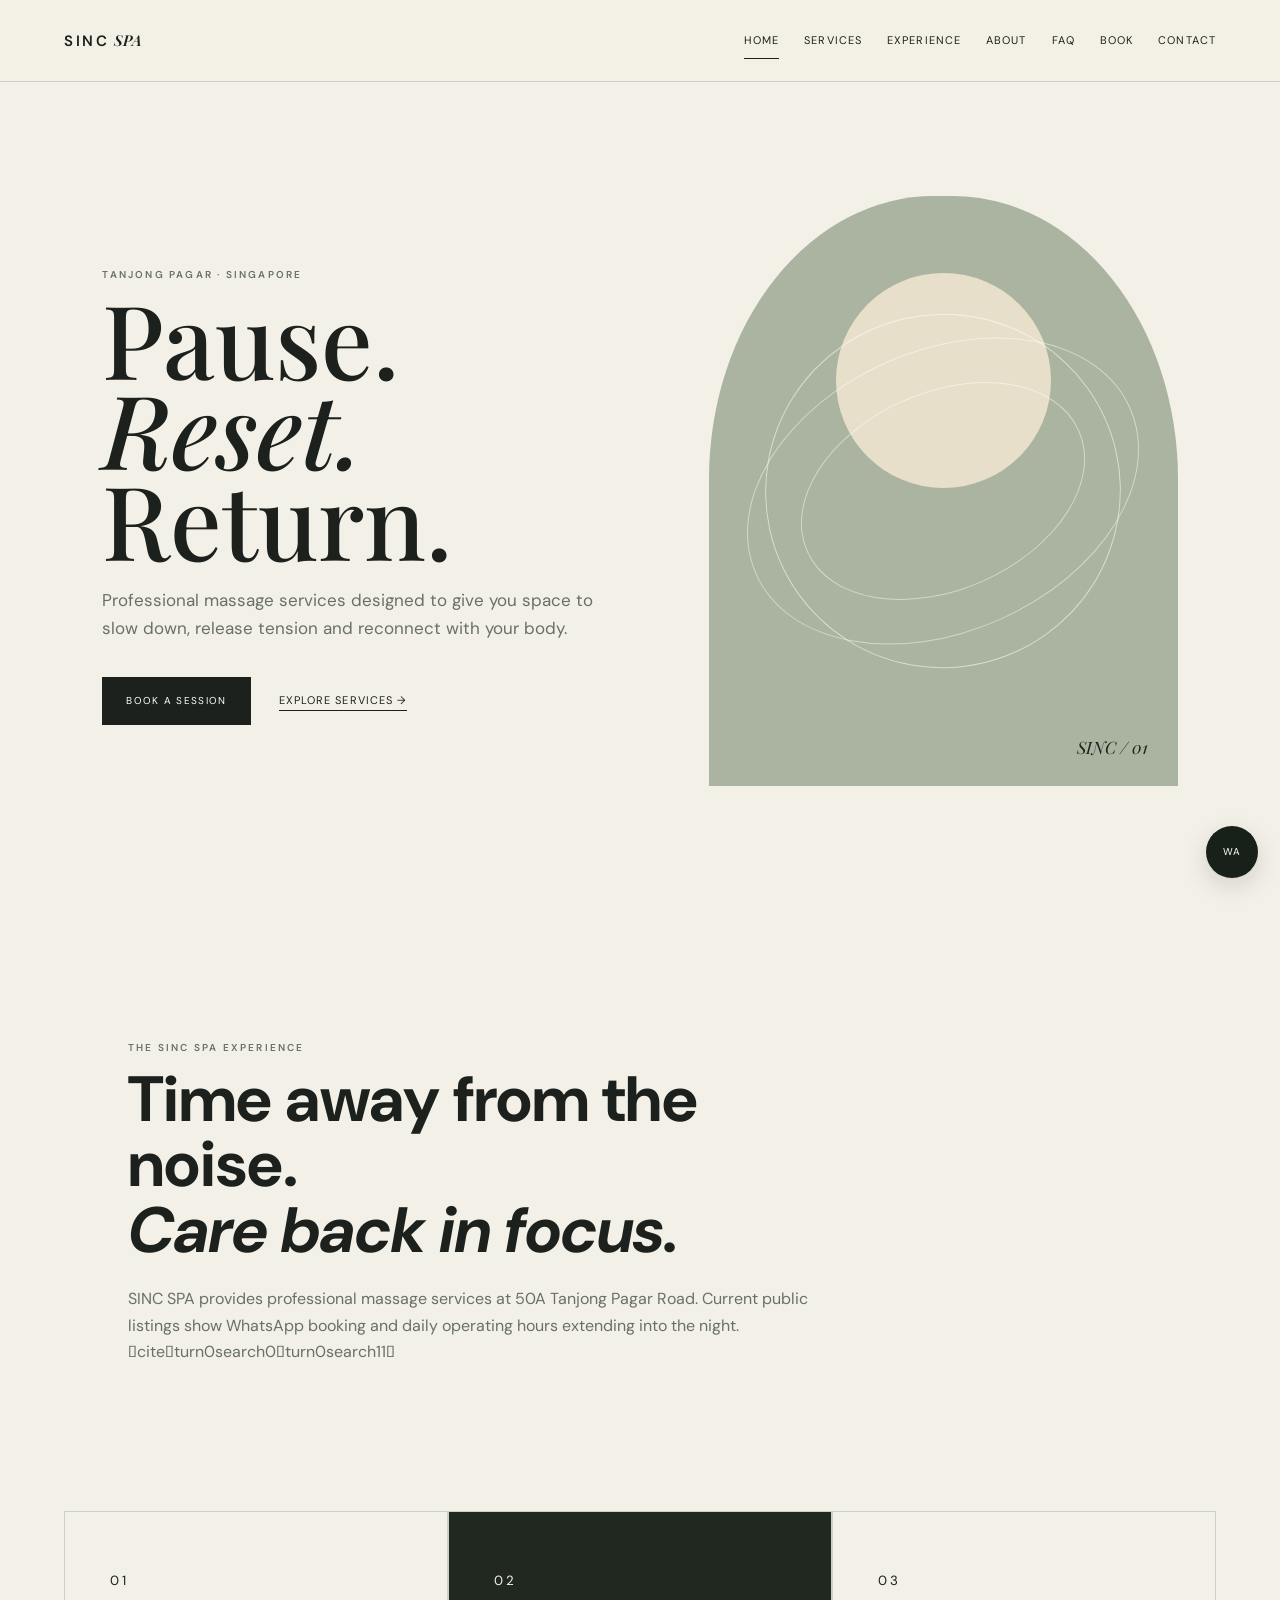
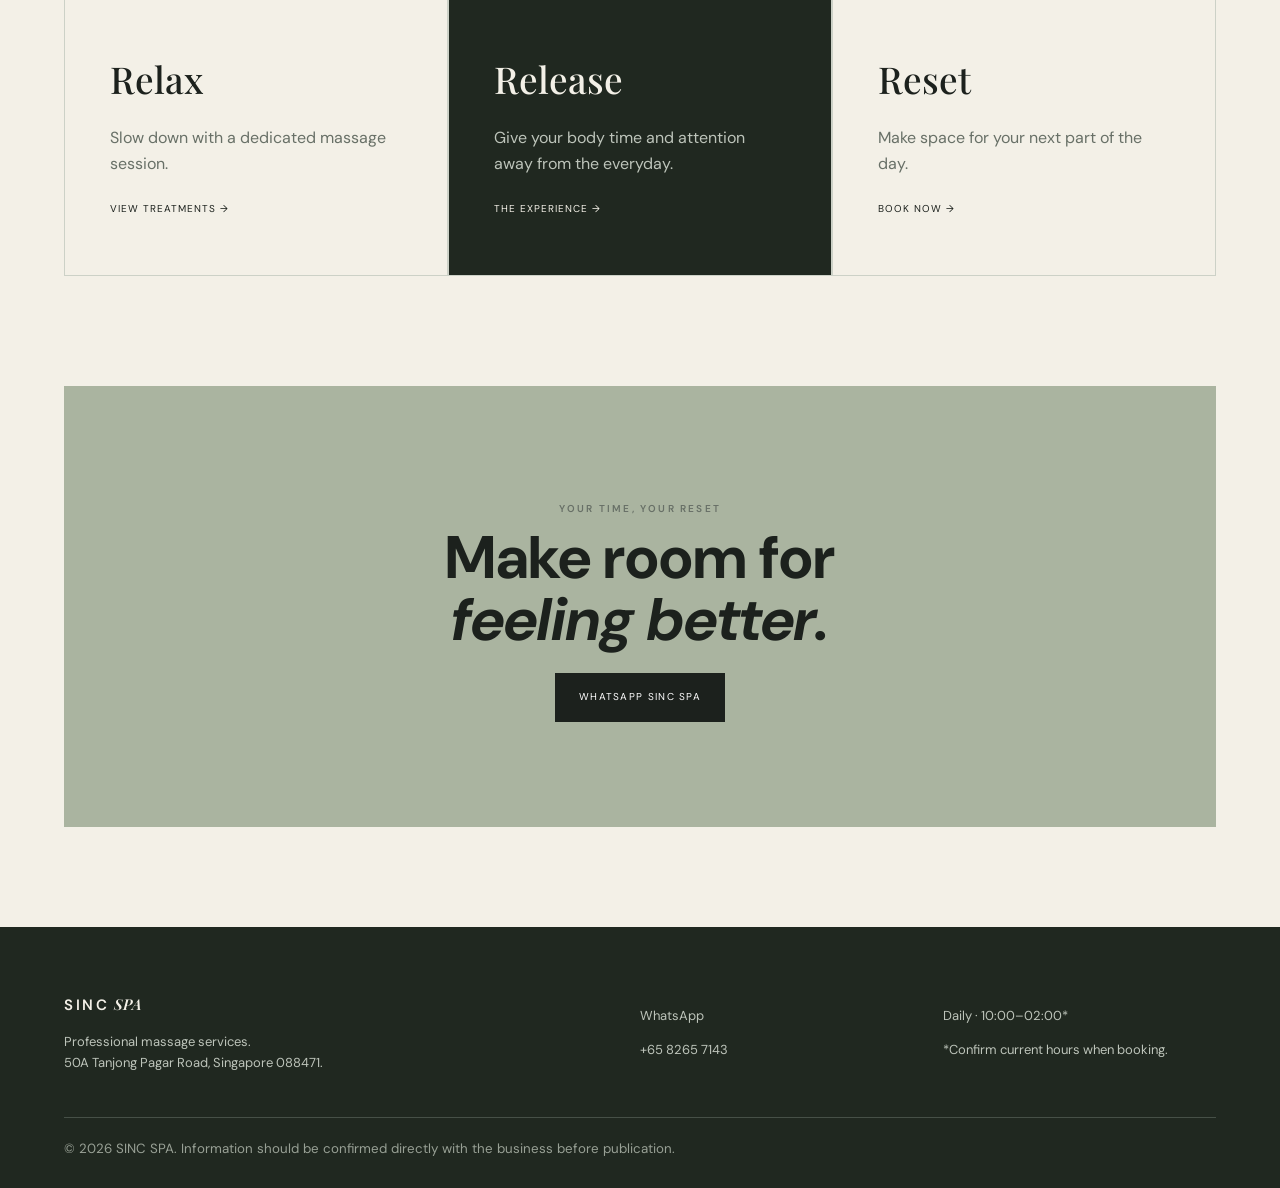
<file: index.html>
<!DOCTYPE html><html lang="en"><head><meta charset="UTF-8"><meta name="viewport" content="width=device-width,initial-scale=1.0"><meta name="description" content="SINC SPA — professional massage services at Tanjong Pagar, Singapore."><title>SINC SPA | Massage & Wellness</title><link rel="stylesheet" href="styles.css"></head><body><div class="loader"><span>SINC SPA</span></div><header><a class="logo" href="index.html">SINC<span>SPA</span></a><button class="menu">☰</button><nav><a class="active" href="index.html">Home</a><a href="services.html">Services</a><a href="experience.html">Experience</a><a href="about.html">About</a><a href="faq.html">FAQ</a><a href="book.html">Book</a><a href="contact.html">Contact</a></nav></header><main><section class="hero"><div class="hero-copy reveal"><p class="eyebrow">TANJONG PAGAR · SINGAPORE</p><h1>Pause.<br><em>Reset.</em><br>Return.</h1><p>Professional massage services designed to give you space to slow down, release tension and reconnect with your body.</p><div class="actions"><a class="btn" href="book.html">Book a session</a><a class="line-link" href="services.html">Explore services →</a></div></div><div class="hero-art"><div class="sun"></div><div class="rings"></div><span>SINC / 01</span></div></section><section class="manifesto reveal"><p class="eyebrow">THE SINC SPA EXPERIENCE</p><h2>Time away from the noise.<br><em>Care back in focus.</em></h2><p>SINC SPA provides professional massage services at 50A Tanjong Pagar Road. Current public listings show WhatsApp booking and daily operating hours extending into the night. citeturn0search0turn0search11</p></section><section class="tiles"><article><small>01</small><h3>Relax</h3><p>Slow down with a dedicated massage session.</p><a href="services.html">View treatments →</a></article><article class="dark"><small>02</small><h3>Release</h3><p>Give your body time and attention away from the everyday.</p><a href="experience.html">The experience →</a></article><article><small>03</small><h3>Reset</h3><p>Make space for your next part of the day.</p><a href="book.html">Book now →</a></article></section><section class="cta reveal"><p class="eyebrow">YOUR TIME, YOUR RESET</p><h2>Make room for<br><em>feeling better.</em></h2><a class="btn" href="https://wa.me/6582657143?text=Hi%20SINC%20SPA%2C%20I%27d%20like%20to%20book%20a%20massage%20session.">WhatsApp SINC SPA</a></section></main><footer><div><a class="logo" href="index.html">SINC<span>SPA</span></a><p>Professional massage services.<br>50A Tanjong Pagar Road, Singapore 088471.</p></div><div><p>WhatsApp</p><p><a href="https://wa.me/6582657143">+65 8265 7143</a></p></div><div><p>Daily · 10:00–02:00*</p><p>*Confirm current hours when booking.</p></div><small>© 2026 SINC SPA. Information should be confirmed directly with the business before publication.</small></footer><a class="float-wa" href="https://wa.me/6582657143">WA</a><script src="script.js"></script></body></html>
</file>
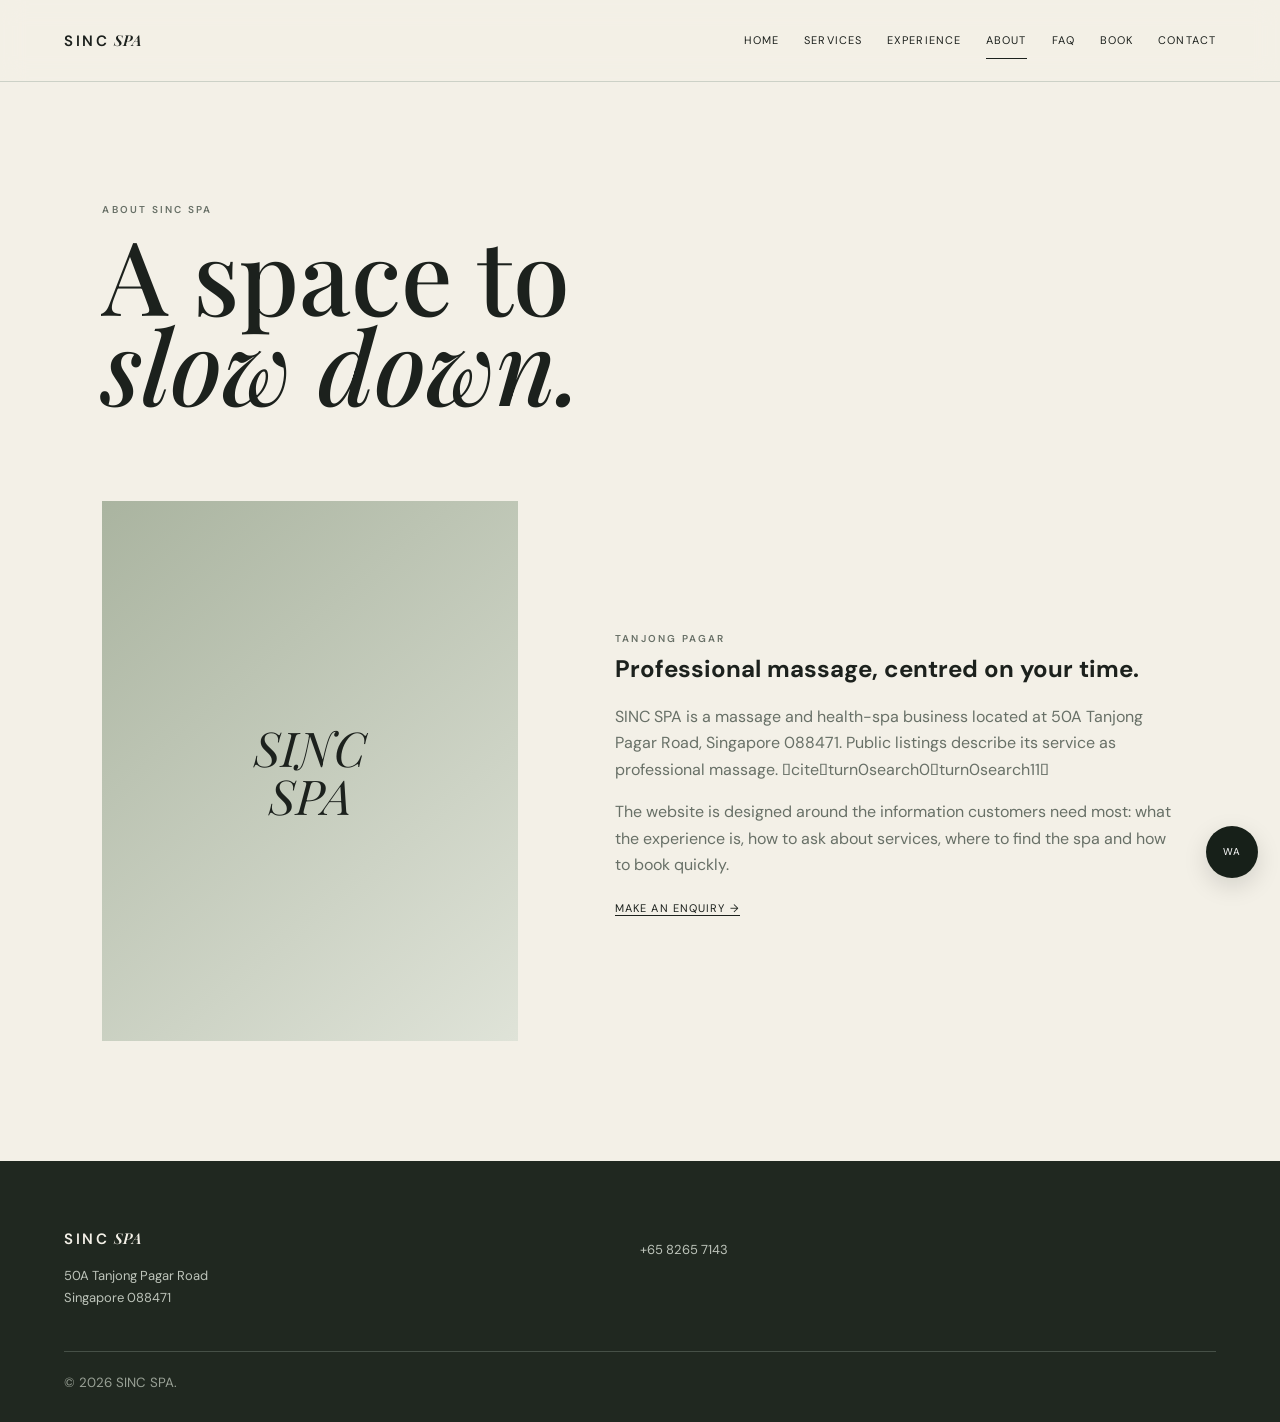
<file: about.html>
<!DOCTYPE html><html lang="en"><head><meta charset="UTF-8"><meta name="viewport" content="width=device-width,initial-scale=1.0"><title>About | SINC SPA</title><link rel="stylesheet" href="styles.css"></head><body><header><a class="logo" href="index.html">SINC<span>SPA</span></a><button class="menu">☰</button><nav><a href="index.html">Home</a><a href="services.html">Services</a><a href="experience.html">Experience</a><a class="active" href="about.html">About</a><a href="faq.html">FAQ</a><a href="book.html">Book</a><a href="contact.html">Contact</a></nav></header><main><section class="page-head"><p class="eyebrow">ABOUT SINC SPA</p><h1>A space to<br><em>slow down.</em></h1></section><section class="about-grid"><div class="visual"><span>SINC<br>SPA</span></div><div><p class="eyebrow">TANJONG PAGAR</p><h2>Professional massage, centred on your time.</h2><p>SINC SPA is a massage and health-spa business located at 50A Tanjong Pagar Road, Singapore 088471. Public listings describe its service as professional massage. citeturn0search0turn0search11</p><p>The website is designed around the information customers need most: what the experience is, how to ask about services, where to find the spa and how to book quickly.</p><a class="line-link" href="book.html">Make an enquiry →</a></div></section></main><footer><div><a class="logo" href="index.html">SINC<span>SPA</span></a><p>50A Tanjong Pagar Road<br>Singapore 088471</p></div><p><a href="https://wa.me/6582657143">+65 8265 7143</a></p><small>© 2026 SINC SPA.</small></footer><a class="float-wa" href="https://wa.me/6582657143">WA</a><script src="script.js"></script></body></html>
</file>
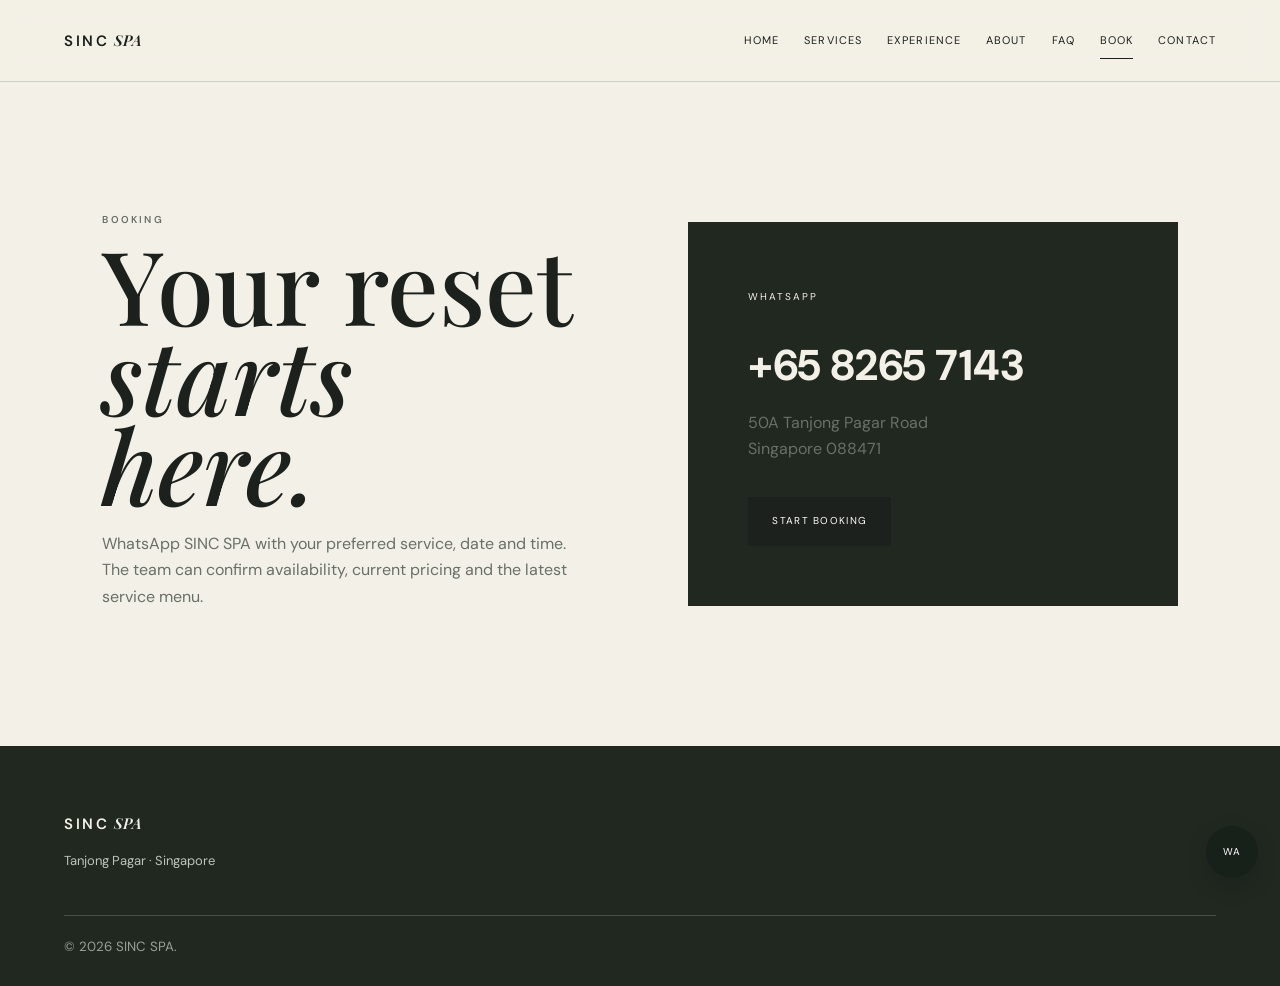
<file: book.html>
<!DOCTYPE html><html lang="en"><head><meta charset="UTF-8"><meta name="viewport" content="width=device-width,initial-scale=1.0"><title>Book | SINC SPA</title><link rel="stylesheet" href="styles.css"></head><body><header><a class="logo" href="index.html">SINC<span>SPA</span></a><button class="menu">☰</button><nav><a href="index.html">Home</a><a href="services.html">Services</a><a href="experience.html">Experience</a><a href="about.html">About</a><a href="faq.html">FAQ</a><a class="active" href="book.html">Book</a><a href="contact.html">Contact</a></nav></header><main><section class="booking"><div><p class="eyebrow">BOOKING</p><h1>Your reset<br><em>starts here.</em></h1><p>WhatsApp SINC SPA with your preferred service, date and time. The team can confirm availability, current pricing and the latest service menu.</p></div><div class="book-box"><span>WHATSAPP</span><h2>+65 8265 7143</h2><p>50A Tanjong Pagar Road<br>Singapore 088471</p><a class="btn" href="https://wa.me/6582657143?text=Hi%20SINC%20SPA!%20I%27d%20like%20to%20book%20a%20massage.%0AService:%20%0ADate:%20%0ATime:%20">Start booking</a></div></section></main><footer><div><a class="logo" href="index.html">SINC<span>SPA</span></a><p>Tanjong Pagar · Singapore</p></div><small>© 2026 SINC SPA.</small></footer><a class="float-wa" href="https://wa.me/6582657143">WA</a><script src="script.js"></script></body></html>
</file>
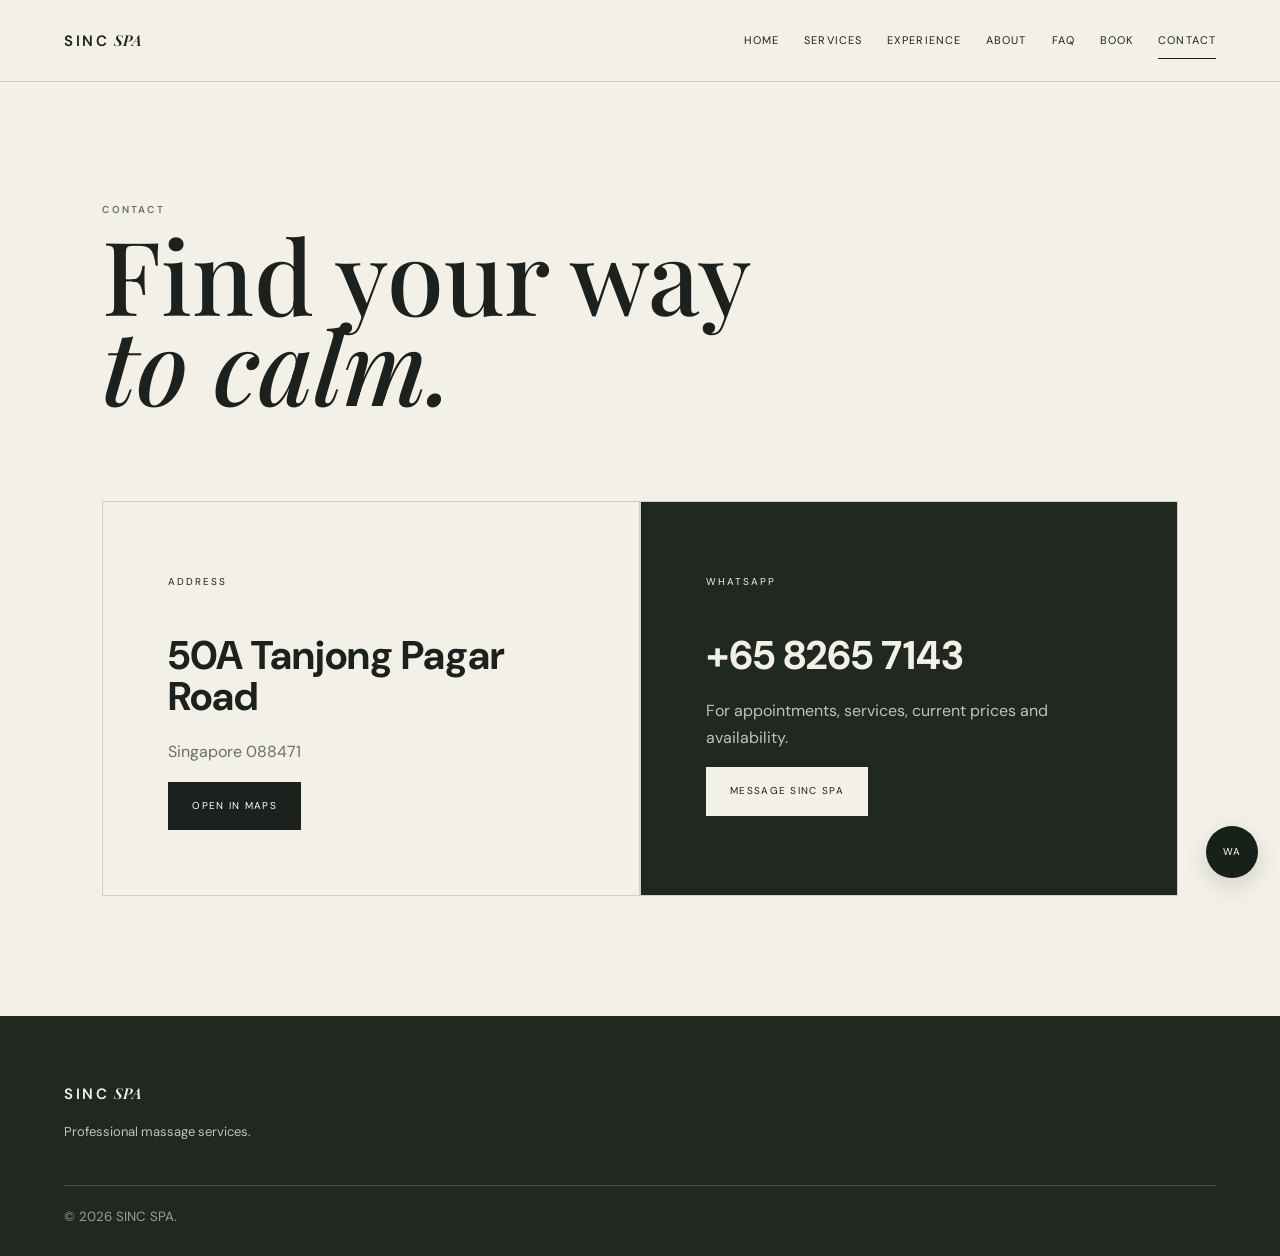
<file: contact.html>
<!DOCTYPE html><html lang="en"><head><meta charset="UTF-8"><meta name="viewport" content="width=device-width,initial-scale=1.0"><title>Contact | SINC SPA</title><link rel="stylesheet" href="styles.css"></head><body><header><a class="logo" href="index.html">SINC<span>SPA</span></a><button class="menu">☰</button><nav><a href="index.html">Home</a><a href="services.html">Services</a><a href="experience.html">Experience</a><a href="about.html">About</a><a href="faq.html">FAQ</a><a href="book.html">Book</a><a class="active" href="contact.html">Contact</a></nav></header><main><section class="page-head"><p class="eyebrow">CONTACT</p><h1>Find your way<br><em>to calm.</em></h1></section><section class="contact-grid"><div class="contact-card"><span>ADDRESS</span><h2>50A Tanjong Pagar Road</h2><p>Singapore 088471</p><a class="btn" href="https://www.google.com/maps/search/?api=1&query=50A+Tanjong+Pagar+Road+Singapore+088471">Open in Maps</a></div><div class="contact-card dark"><span>WHATSAPP</span><h2><a href="https://wa.me/6582657143">+65 8265 7143</a></h2><p>For appointments, services, current prices and availability.</p><a class="btn light" href="https://wa.me/6582657143">Message SINC SPA</a></div></section></main><footer><div><a class="logo" href="index.html">SINC<span>SPA</span></a><p>Professional massage services.</p></div><small>© 2026 SINC SPA.</small></footer><a class="float-wa" href="https://wa.me/6582657143">WA</a><script src="script.js"></script></body></html>
</file>
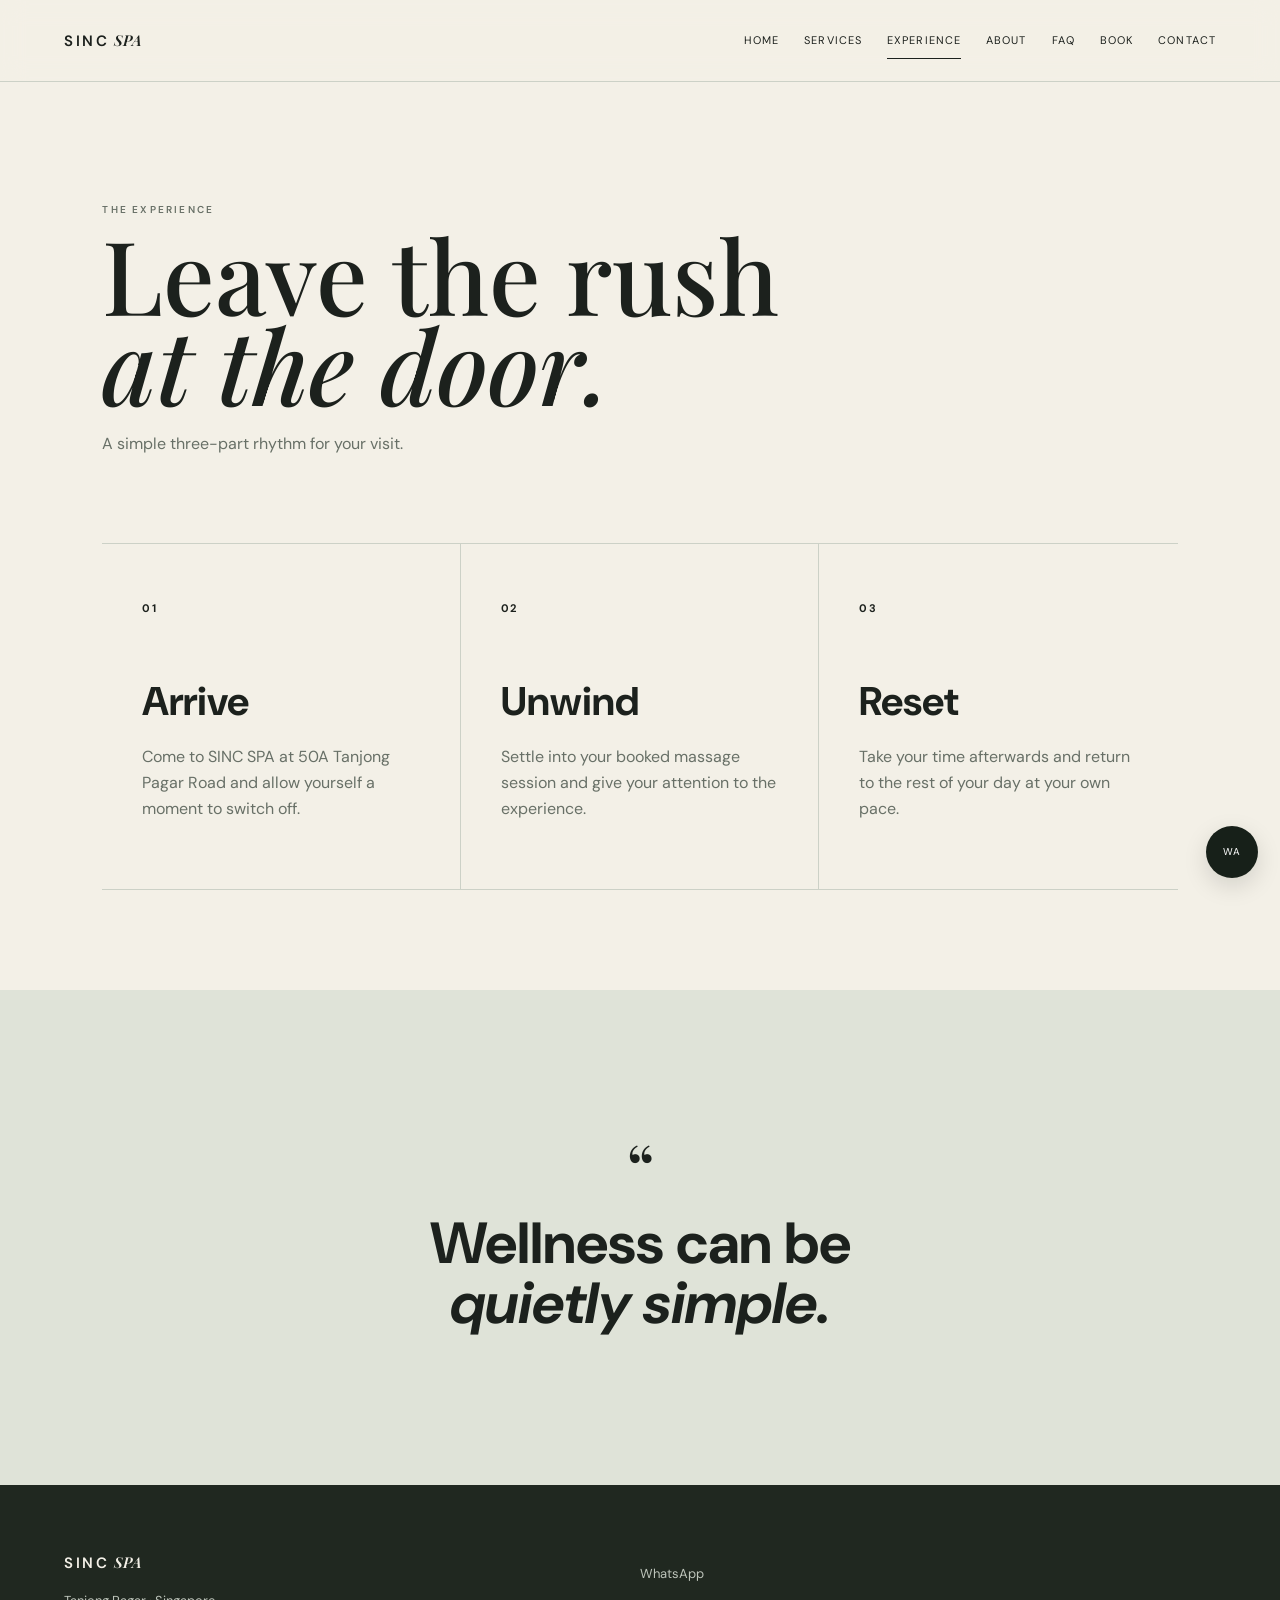
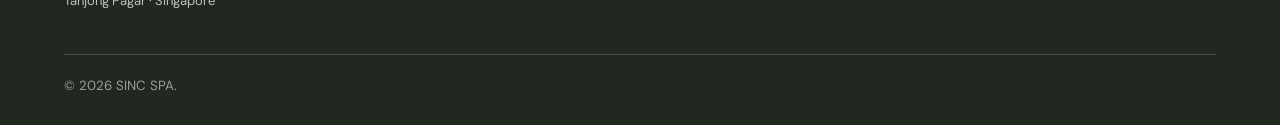
<file: experience.html>
<!DOCTYPE html><html lang="en"><head><meta charset="UTF-8"><meta name="viewport" content="width=device-width,initial-scale=1.0"><title>Experience | SINC SPA</title><link rel="stylesheet" href="styles.css"></head><body><header><a class="logo" href="index.html">SINC<span>SPA</span></a><button class="menu">☰</button><nav><a href="index.html">Home</a><a href="services.html">Services</a><a class="active" href="experience.html">Experience</a><a href="about.html">About</a><a href="faq.html">FAQ</a><a href="book.html">Book</a><a href="contact.html">Contact</a></nav></header><main><section class="page-head"><p class="eyebrow">THE EXPERIENCE</p><h1>Leave the rush<br><em>at the door.</em></h1><p>A simple three-part rhythm for your visit.</p></section><section class="steps"><article><b>01</b><h2>Arrive</h2><p>Come to SINC SPA at 50A Tanjong Pagar Road and allow yourself a moment to switch off.</p></article><article><b>02</b><h2>Unwind</h2><p>Settle into your booked massage session and give your attention to the experience.</p></article><article><b>03</b><h2>Reset</h2><p>Take your time afterwards and return to the rest of your day at your own pace.</p></article></section><section class="quote"><span>“</span><h2>Wellness can be<br><em>quietly simple.</em></h2></section></main><footer><div><a class="logo" href="index.html">SINC<span>SPA</span></a><p>Tanjong Pagar · Singapore</p></div><p><a href="https://wa.me/6582657143">WhatsApp</a></p><small>© 2026 SINC SPA.</small></footer><a class="float-wa" href="https://wa.me/6582657143">WA</a><script src="script.js"></script></body></html>
</file>
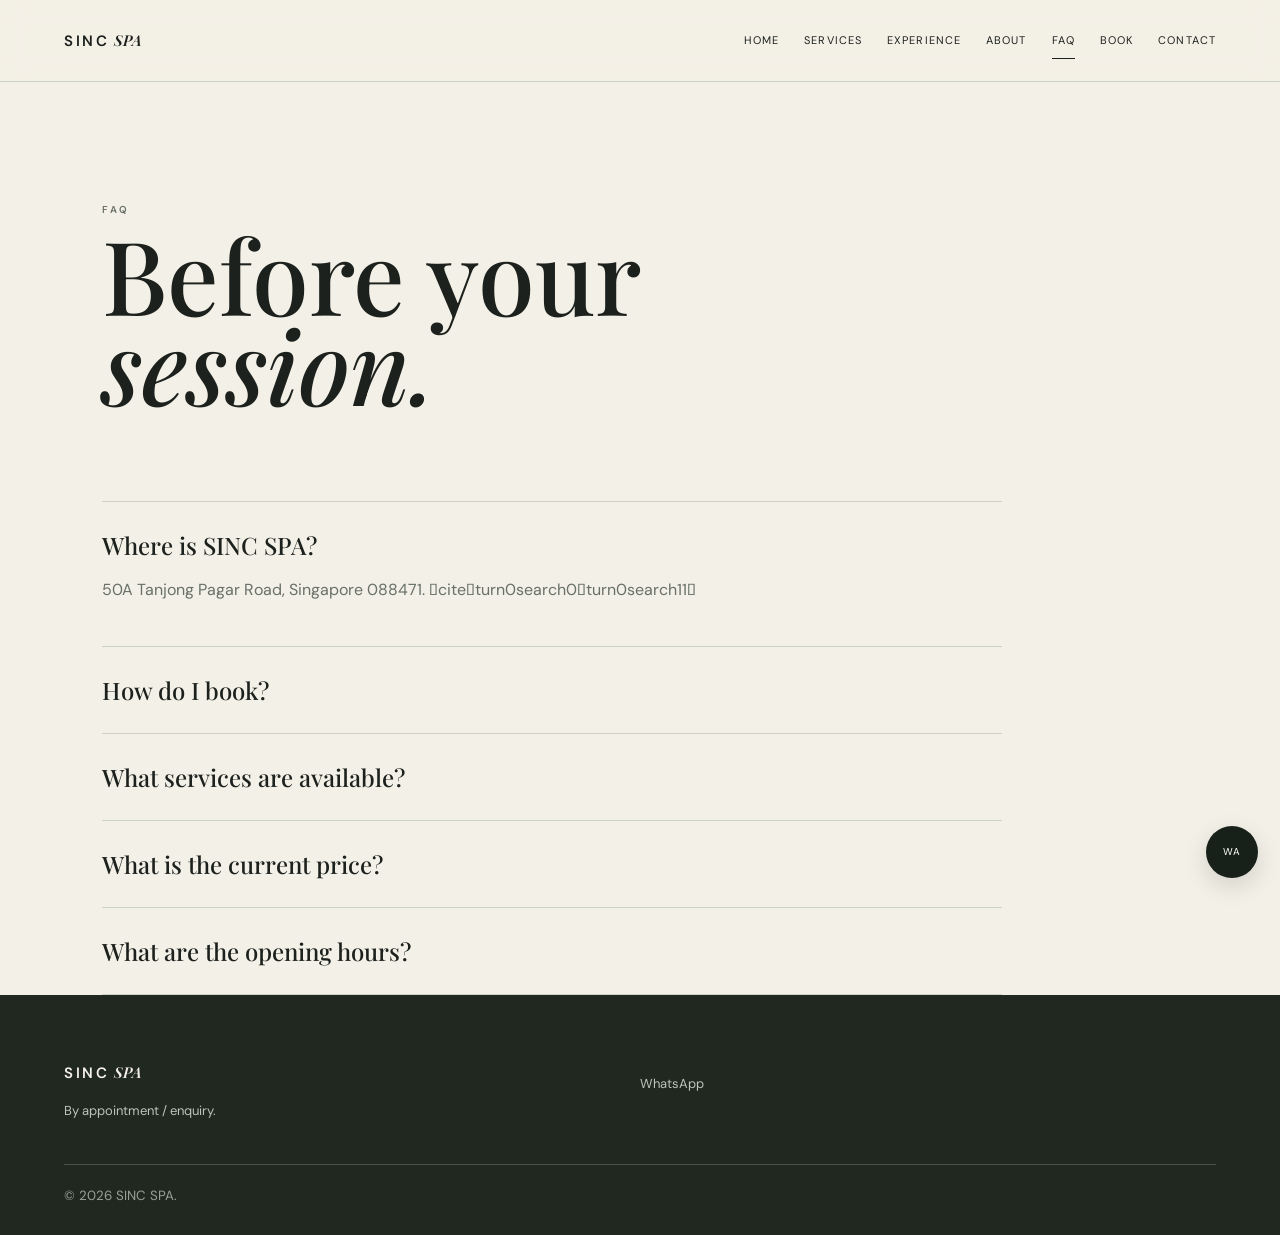
<file: faq.html>
<!DOCTYPE html><html lang="en"><head><meta charset="UTF-8"><meta name="viewport" content="width=device-width,initial-scale=1.0"><title>FAQ | SINC SPA</title><link rel="stylesheet" href="styles.css"></head><body><header><a class="logo" href="index.html">SINC<span>SPA</span></a><button class="menu">☰</button><nav><a href="index.html">Home</a><a href="services.html">Services</a><a href="experience.html">Experience</a><a href="about.html">About</a><a class="active" href="faq.html">FAQ</a><a href="book.html">Book</a><a href="contact.html">Contact</a></nav></header><main><section class="page-head"><p class="eyebrow">FAQ</p><h1>Before your<br><em>session.</em></h1></section><section class="faq"><details open><summary>Where is SINC SPA?</summary><p>50A Tanjong Pagar Road, Singapore 088471. citeturn0search0turn0search11</p></details><details><summary>How do I book?</summary><p>WhatsApp +65 8265 7143. Public listings identify this number for WhatsApp enquiries. citeturn0search0</p></details><details><summary>What services are available?</summary><p>SINC SPA publicly describes itself as providing professional massage services. Ask the team for the current treatment menu and availability. citeturn0search0</p></details><details><summary>What is the current price?</summary><p>A current public listing shows 1 hour at S$65. Prices can change, so confirm before booking. citeturn0search0</p></details><details><summary>What are the opening hours?</summary><p>One current public listing shows 10:00–02:00 daily, while another directory shows slightly different hours. Confirm the current schedule directly when booking. citeturn0search0turn0search11</p></details></section></main><footer><div><a class="logo" href="index.html">SINC<span>SPA</span></a><p>By appointment / enquiry.</p></div><p><a href="https://wa.me/6582657143">WhatsApp</a></p><small>© 2026 SINC SPA.</small></footer><a class="float-wa" href="https://wa.me/6582657143">WA</a><script src="script.js"></script></body></html>
</file>
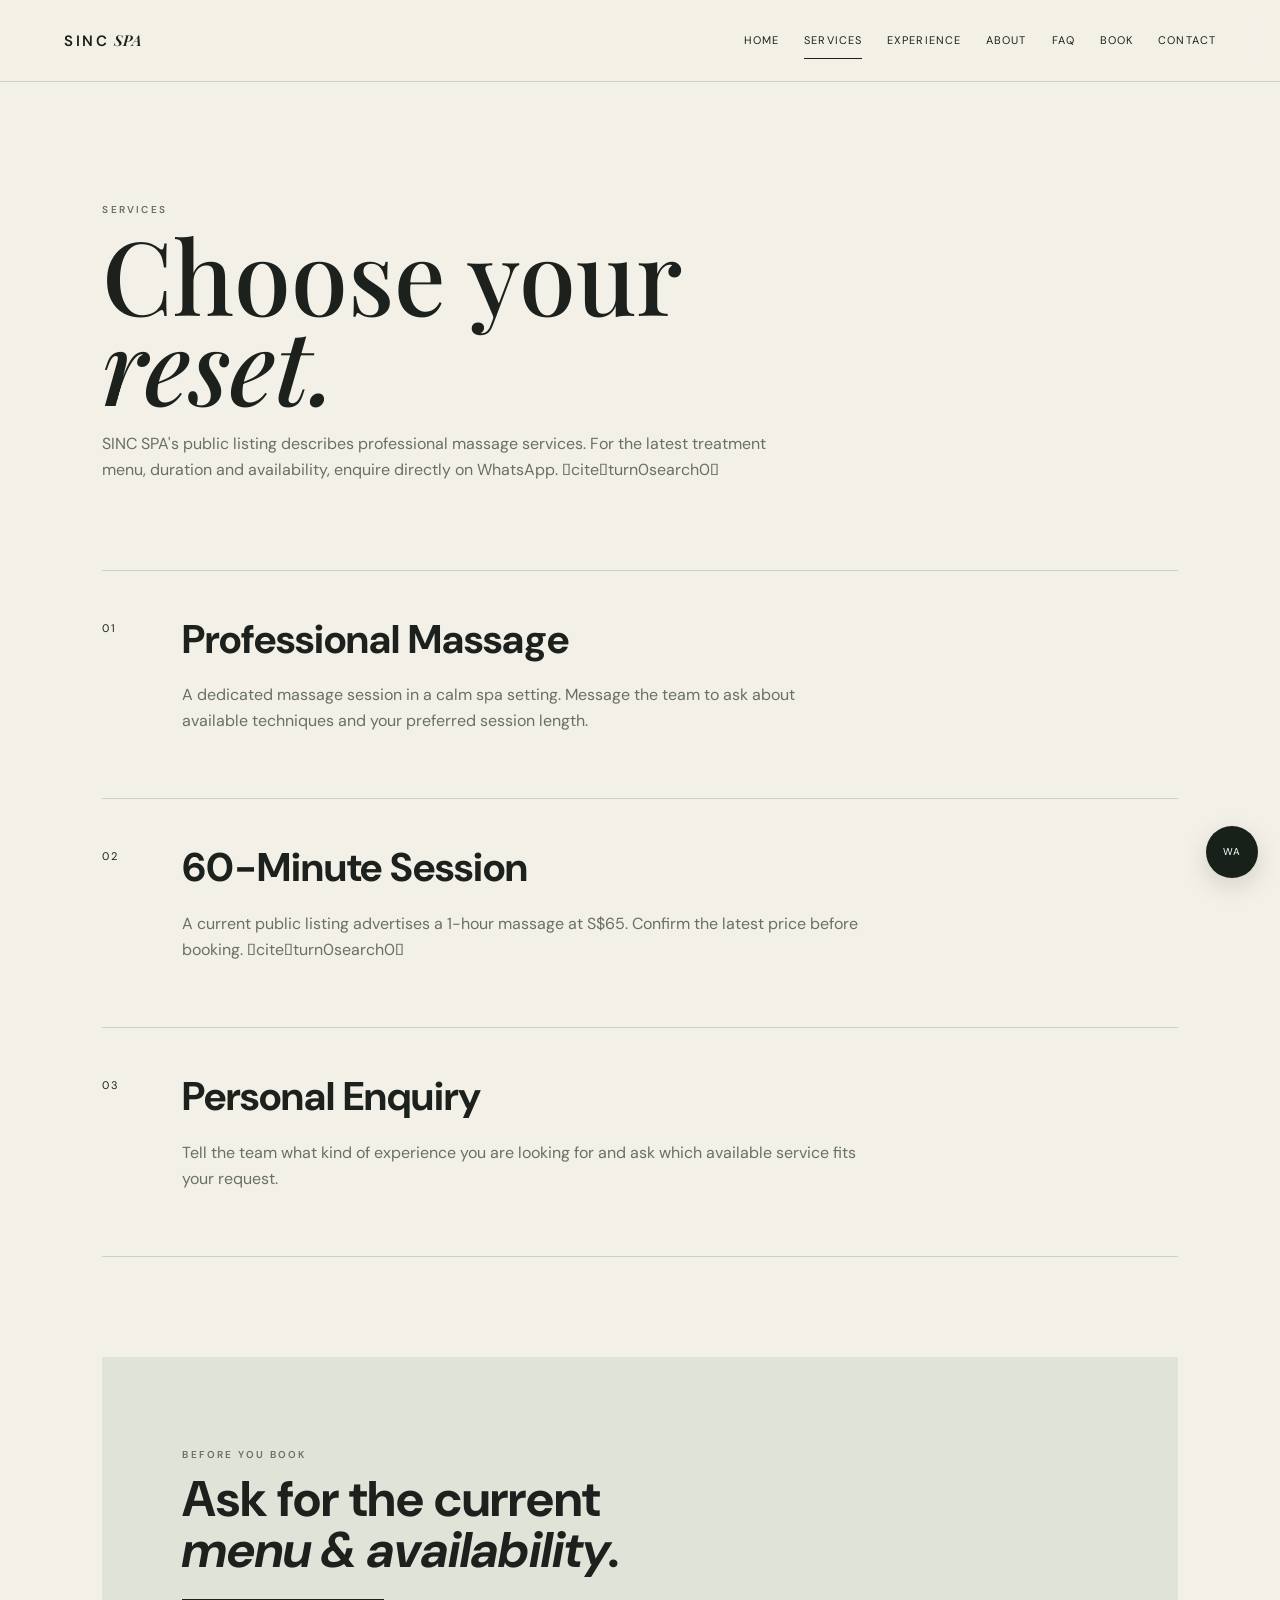
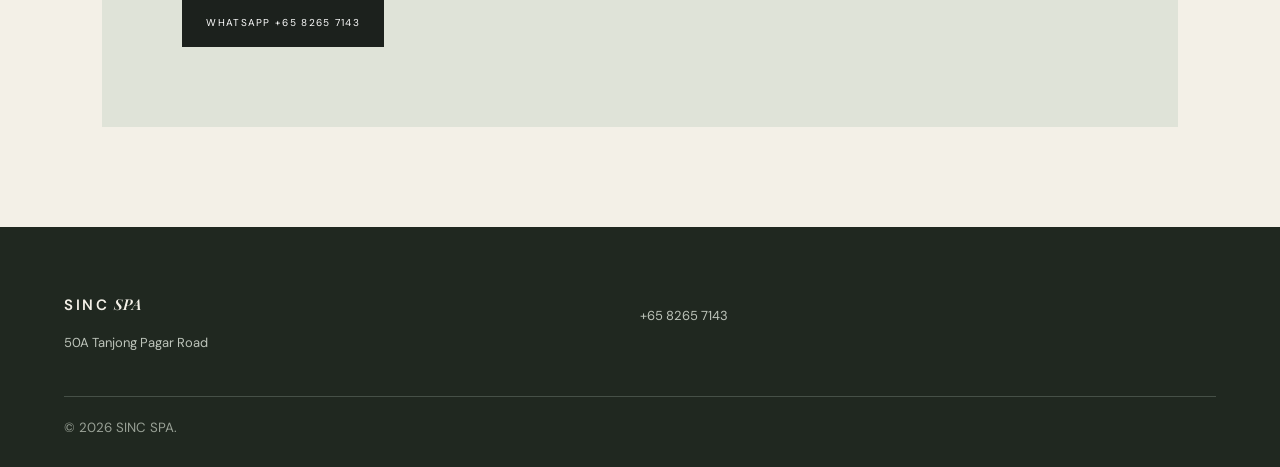
<file: services.html>
<!DOCTYPE html><html lang="en"><head><meta charset="UTF-8"><meta name="viewport" content="width=device-width,initial-scale=1.0"><title>Services | SINC SPA</title><link rel="stylesheet" href="styles.css"></head><body><header><a class="logo" href="index.html">SINC<span>SPA</span></a><button class="menu">☰</button><nav><a href="index.html">Home</a><a class="active" href="services.html">Services</a><a href="experience.html">Experience</a><a href="about.html">About</a><a href="faq.html">FAQ</a><a href="book.html">Book</a><a href="contact.html">Contact</a></nav></header><main><section class="page-head"><p class="eyebrow">SERVICES</p><h1>Choose your<br><em>reset.</em></h1><p>SINC SPA's public listing describes professional massage services. For the latest treatment menu, duration and availability, enquire directly on WhatsApp. citeturn0search0</p></section><section class="service-list"><article><span>01</span><div><h2>Professional Massage</h2><p>A dedicated massage session in a calm spa setting. Message the team to ask about available techniques and your preferred session length.</p></div></article><article><span>02</span><div><h2>60-Minute Session</h2><p>A current public listing advertises a 1-hour massage at S$65. Confirm the latest price before booking. citeturn0search0</p></div></article><article><span>03</span><div><h2>Personal Enquiry</h2><p>Tell the team what kind of experience you are looking for and ask which available service fits your request.</p></div></article></section><section class="note"><p class="eyebrow">BEFORE YOU BOOK</p><h2>Ask for the current<br><em>menu & availability.</em></h2><a class="btn" href="https://wa.me/6582657143">WhatsApp +65 8265 7143</a></section></main><footer><div><a class="logo" href="index.html">SINC<span>SPA</span></a><p>50A Tanjong Pagar Road</p></div><p><a href="https://wa.me/6582657143">+65 8265 7143</a></p><small>© 2026 SINC SPA.</small></footer><a class="float-wa" href="https://wa.me/6582657143">WA</a><script src="script.js"></script></body></html>
</file>
<file: styles.css>
@import url('https://fonts.googleapis.com/css2?family=DM+Sans:wght@400;500;600&family=Playfair+Display:ital,wght@0,500;0,600;1,500&display=swap');:root{--ink:#1c211d;--cream:#f3f0e7;--sage:#aab4a0;--mist:#dfe3d8;--muted:#687067;--line:#ccd1c7;--dark:#202820}*{box-sizing:border-box}html{scroll-behavior:smooth}body{margin:0;background:var(--cream);color:var(--ink);font-family:'DM Sans',sans-serif;line-height:1.65}a{color:inherit;text-decoration:none}.loader{position:fixed;inset:0;background:var(--dark);color:var(--cream);z-index:99;display:grid;place-items:center;animation:load 1s forwards 1.1s}.loader span{font:italic 18px 'Playfair Display';letter-spacing:.18em}@keyframes load{to{opacity:0;visibility:hidden}}header{height:82px;padding:0 5vw;display:flex;align-items:center;justify-content:space-between;border-bottom:1px solid var(--line);position:relative;z-index:5;background:#f3f0e7eb;backdrop-filter:blur(12px)}.logo{font-weight:600;letter-spacing:.18em;font-size:15px}.logo span{font-family:'Playfair Display';font-style:italic;letter-spacing:.03em;margin-left:4px}nav{display:flex;gap:25px;font-size:11px;text-transform:uppercase;letter-spacing:.1em}nav a{padding:9px 0;border-bottom:1px solid transparent}nav a:hover,nav .active{border-color:var(--ink)}.menu{display:none;background:none;border:0;font-size:24px}.hero{min-height:calc(100vh - 82px);padding:7vw 8vw;display:grid;grid-template-columns:1fr .9fr;align-items:center;gap:8%;overflow:hidden}.eyebrow{font-size:10px;letter-spacing:.22em;font-weight:600;text-transform:uppercase;color:var(--muted)}h1,h2,h3{line-height:1.03;margin:0 0 22px}h1{font:500 clamp(58px,8vw,108px)/.88 'Playfair Display',serif}h1 em,h2 em{font-style:italic}.hero-copy>p:not(.eyebrow){font-size:17px;color:var(--muted);max-width:590px}.actions{display:flex;gap:28px;align-items:center;margin-top:35px}.btn{display:inline-block;background:var(--ink);color:#fff;padding:15px 23px;font-size:10px;letter-spacing:.13em;text-transform:uppercase;border:1px solid var(--ink);transition:.25s}.btn:hover{background:transparent;color:var(--ink)}.line-link{font-size:11px;text-transform:uppercase;letter-spacing:.1em;border-bottom:1px solid}.hero-art{height:590px;background:var(--sage);position:relative;overflow:hidden;border-radius:48% 48% 0 0}.sun{position:absolute;width:46%;aspect-ratio:1;border-radius:50%;background:#e7dfc9;top:13%;left:27%}.rings{position:absolute;inset:20% 12%;border:1px solid #fff8;border-radius:50%;transform:rotate(-24deg)}.rings:before,.rings:after{content:'';position:absolute;inset:10% -8%;border:1px solid #fff7;border-radius:50%}.rings:after{inset:22% 8%}.hero-art span{position:absolute;bottom:28px;right:30px;font:italic 17px 'Playfair Display'}.manifesto{padding:130px 10%;max-width:1000px}.manifesto h2{font-size:clamp(38px,5vw,65px)}.manifesto p:last-child{color:var(--muted);max-width:680px}.tiles{display:grid;grid-template-columns:repeat(3,1fr);margin:0 5vw 110px}.tiles article{padding:55px 45px;border:1px solid var(--line);min-height:300px}.tiles .dark{background:var(--dark);color:var(--cream)}.tiles small{letter-spacing:.2em}.tiles h3{font:500 37px 'Playfair Display';margin-top:60px}.tiles p{color:var(--muted)}.dark p{color:#bdc4ba}.tiles a{font-size:10px;text-transform:uppercase;letter-spacing:.1em}.cta{margin:0 5vw 100px;background:var(--sage);padding:105px 8%;text-align:center}.cta h2{font-size:60px}.page-head{padding:110px 8% 70px}.page-head>p:last-child{max-width:680px;color:var(--muted)}.service-list{margin:0 8%;border-top:1px solid var(--line)}.service-list article{display:grid;grid-template-columns:80px 1fr;padding:48px 0;border-bottom:1px solid var(--line)}.service-list span,.steps b{font-size:11px;letter-spacing:.15em}.service-list h2{font-size:40px}.service-list p{color:var(--muted);max-width:680px}.note{margin:100px 8%;padding:80px;background:var(--mist)}.note h2{font-size:50px}.steps{display:grid;grid-template-columns:repeat(3,1fr);margin:0 8% 100px;border-top:1px solid var(--line)}.steps article{padding:50px 40px;border-bottom:1px solid var(--line);border-right:1px solid var(--line);min-height:300px}.steps article:last-child{border-right:0}.steps h2{font-size:40px;margin-top:60px}.steps p{color:var(--muted)}.quote{text-align:center;background:var(--mist);padding:130px 5%;margin-top:80px}.quote span{font:70px 'Playfair Display'}.quote h2{font-size:58px}.about-grid{display:grid;grid-template-columns:.85fr 1.15fr;gap:9%;margin:0 8% 120px;align-items:center}.visual{min-height:540px;background:linear-gradient(140deg,var(--sage),var(--mist));display:grid;place-items:center}.visual span{font:italic 48px 'Playfair Display';text-align:center;line-height:1}.about-grid p:not(.eyebrow){color:var(--muted);max-width:650px}.faq{margin:0 8%;max-width:900px;border-top:1px solid var(--line)}details{border-bottom:1px solid var(--line);padding:27px 0}summary{cursor:pointer;list-style:none;font:500 24px 'Playfair Display'}summary::-webkit-details-marker{display:none}details p{color:var(--muted);max-width:720px}.booking{min-height:70vh;padding:120px 8%;display:grid;grid-template-columns:1fr 1fr;gap:9%;align-items:center}.booking>div>p:not(.eyebrow){color:var(--muted);max-width:600px}.book-box{background:var(--dark);color:var(--cream);padding:60px}.book-box span,.contact-card span{font-size:10px;letter-spacing:.2em}.book-box h2{font-size:43px;margin-top:35px}.book-box p{color:#bdc4ba;margin-bottom:35px}.contact-grid{display:grid;grid-template-columns:1fr 1fr;margin:0 8% 120px}.contact-card{padding:65px;border:1px solid var(--line);min-height:330px}.contact-card h2{font-size:40px;margin-top:42px}.contact-card p{color:var(--muted)}.contact-card.dark{background:var(--dark);color:var(--cream)}.contact-card.dark p{color:#bdc4ba}.contact-card .light{background:var(--cream);color:var(--ink);border-color:var(--cream)}footer{background:var(--dark);color:var(--cream);padding:65px 5vw 28px;display:grid;grid-template-columns:2fr 1fr 1fr;gap:30px}footer p{color:#bdc4ba;font-size:13px}footer small{grid-column:1/-1;border-top:1px solid #465047;padding-top:20px;color:#98a095}.float-wa{position:fixed;right:22px;bottom:22px;width:52px;height:52px;border-radius:50%;background:#172019;color:#fff;display:grid;place-items:center;font-size:10px;letter-spacing:.08em;z-index:8;box-shadow:0 8px 25px #0002}.reveal{animation:rise .8s both}@keyframes rise{from{opacity:0;transform:translateY(24px)}to{opacity:1;transform:none}}@media(max-width:850px){header{height:72px}.menu{display:block}nav{display:none;position:absolute;top:72px;left:0;right:0;background:var(--cream);padding:18px 5vw;flex-direction:column;gap:3px;border-bottom:1px solid var(--line)}nav.open{display:flex}.hero{grid-template-columns:1fr;padding:65px 6vw}.hero-art{height:390px;margin-top:40px}.actions{flex-direction:column;align-items:flex-start}.tiles,.steps,.about-grid,.contact-grid,.booking{grid-template-columns:1fr}.tiles{margin:0 5vw 70px}.page-head{padding:75px 6vw 50px}.service-list,.steps,.faq,.about-grid,.contact-grid{margin-left:6%;margin-right:6%}.steps article{border-right:0}.steps h2{margin-top:40px}.quote h2,.note h2{font-size:38px}.about-grid{gap:45px}.visual{min-height:380px}.booking{padding:80px 6vw}.book-box{padding:40px 30px}.contact-card{padding:45px 30px}footer{grid-template-columns:1fr;padding:55px 6vw 25px}footer small{grid-column:auto}.manifesto{padding:85px 8%}.cta{margin:0 5vw 70px;padding:75px 7%}.cta h2{font-size:44px}}
</file>
